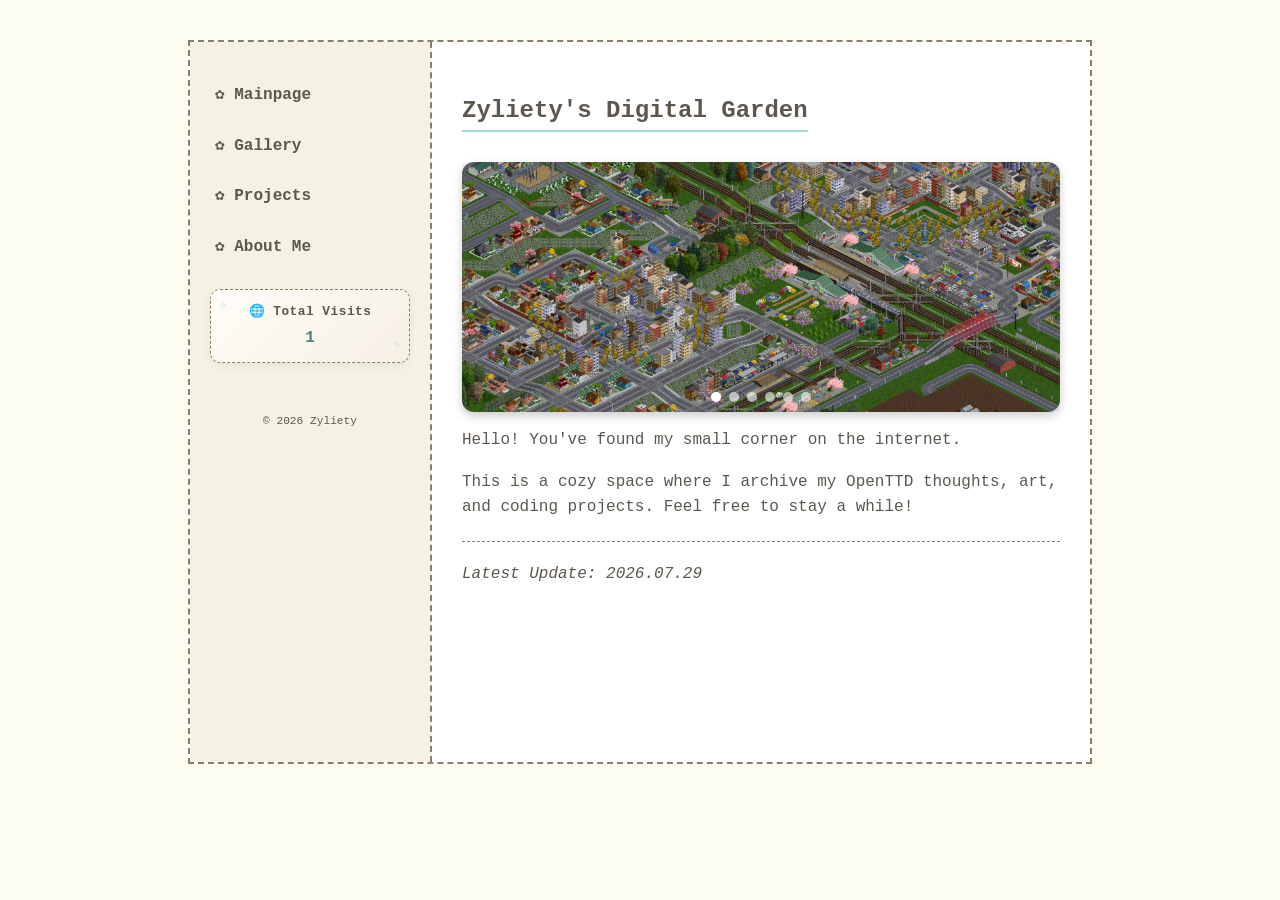
<file: index.html>
<!DOCTYPE html>
<html lang="en">
<head>
    <meta charset="UTF-8">
    <meta name="viewport" content="width=device-width, initial-scale=1.0">
    <title>Zyliety's Digital Garden</title>
    <link rel="stylesheet" href="style.css">
</head>
<body>
    <div class="container">
        <!-- Sidebar Navigation -->
        <aside>
            <nav>
                <ul>
                    <li><a href="index.html">✿ Mainpage</a></li>
                    <li><a href="gallery.html">✿ Gallery</a></li>
                    <li><a href="projects.html">✿ Projects</a></li>
                    <li><a href="about.html">✿ About Me</a></li>
                </ul>
            </nav>
            <div class="visitor-counter" aria-live="polite">
                <span class="visitor-counter__label">🌐 Total Visits</span>
                <strong id="visitCount">Loading…</strong>
            </div>
            <div style="margin-top: 50px; font-size: 0.7rem; text-align: center;">
                <p>© 2026 Zyliety</p>
            </div>
        </aside>

        <!-- Main Content -->
        <main>
            <h2>Zyliety's Digital Garden</h2>
            <div class="img-box">
                <div class="carousel" aria-label="Image carousel"></div>
            </div>
            <p>Hello! You've found my small corner on the internet.</p>
            <script>
                const imagePaths = [
                    "image/main_page/Campbell%20%26%20Co.,%202034-04-18.webp",
                    "image/main_page/Campbell%20%26%20Co.,%202280-12-03.webp",
                    "image/main_page/Campbell%20%26%20Co.,%202467-08-03.webp",
                    "image/main_page/O'Donnell%20%26%20Co.,%2018-02-2045.webp",
                    "image/main_page/O'Donnell%20%26%20Co.,%2019-04-2077.webp",
                    "image/main_page/Quigley%20%26%20Co.,%2008-02-2212.webp"
                ];

                const carousel = document.querySelector('.carousel');
                const indicators = document.createElement('div');
                indicators.className = 'indicators';
                carousel.appendChild(indicators);

                let currentIndex = 0;
                let timer = null;

                function createSlide(src, index) {
                    const img = document.createElement('img');
                    img.src = src;
                    img.alt = `Carousel image ${index + 1}`;
                    if (index === 0) {
                        img.classList.add('active');
                    }
                    carousel.appendChild(img);

                    const dot = document.createElement('button');
                    dot.className = 'indicator' + (index === 0 ? ' active' : '');
                    dot.type = 'button';
                    dot.setAttribute('aria-label', `Show image ${index + 1}`);
                    dot.addEventListener('click', () => goToSlide(index));
                    indicators.appendChild(dot);
                }

                function goToSlide(index) {
                    const slides = carousel.querySelectorAll('img');
                    const dots = indicators.querySelectorAll('.indicator');
                    slides[currentIndex].classList.remove('active');
                    dots[currentIndex].classList.remove('active');
                    currentIndex = index;
                    slides[currentIndex].classList.add('active');
                    dots[currentIndex].classList.add('active');
                    resetTimer();
                }

                function nextSlide() {
                    const nextIndex = (currentIndex + 1) % imagePaths.length;
                    goToSlide(nextIndex);
                }

                function resetTimer() {
                    clearInterval(timer);
                    timer = setInterval(nextSlide, 10000);
                }

                imagePaths.forEach((path, index) => createSlide(path, index));
                resetTimer();
            </script>
            <script>
                const visitCountElement = document.getElementById('visitCount');
                const storageKey = 'zyliety-github-io-local-visit-count';

                function updateVisitorCounter() {
                    const storedValue = localStorage.getItem(storageKey);
                    const previousCount = storedValue !== null ? Number(storedValue) : 0;
                    const nextCount = previousCount + 1;
                    localStorage.setItem(storageKey, String(nextCount));
                    visitCountElement.textContent = nextCount.toLocaleString();
                }

                updateVisitorCounter();
            </script>
            <p>This is a cozy space where I archive my OpenTTD thoughts, art, and coding projects. Feel free to stay a while!</p>
            <hr style="border: 0; border-top: 1px dashed #8b7d6b; margin: 20px 0;">
            <p><i>Latest Update: 2026.07.29</i></p>
        </main>
    </div>
</body>
</html>
</file>
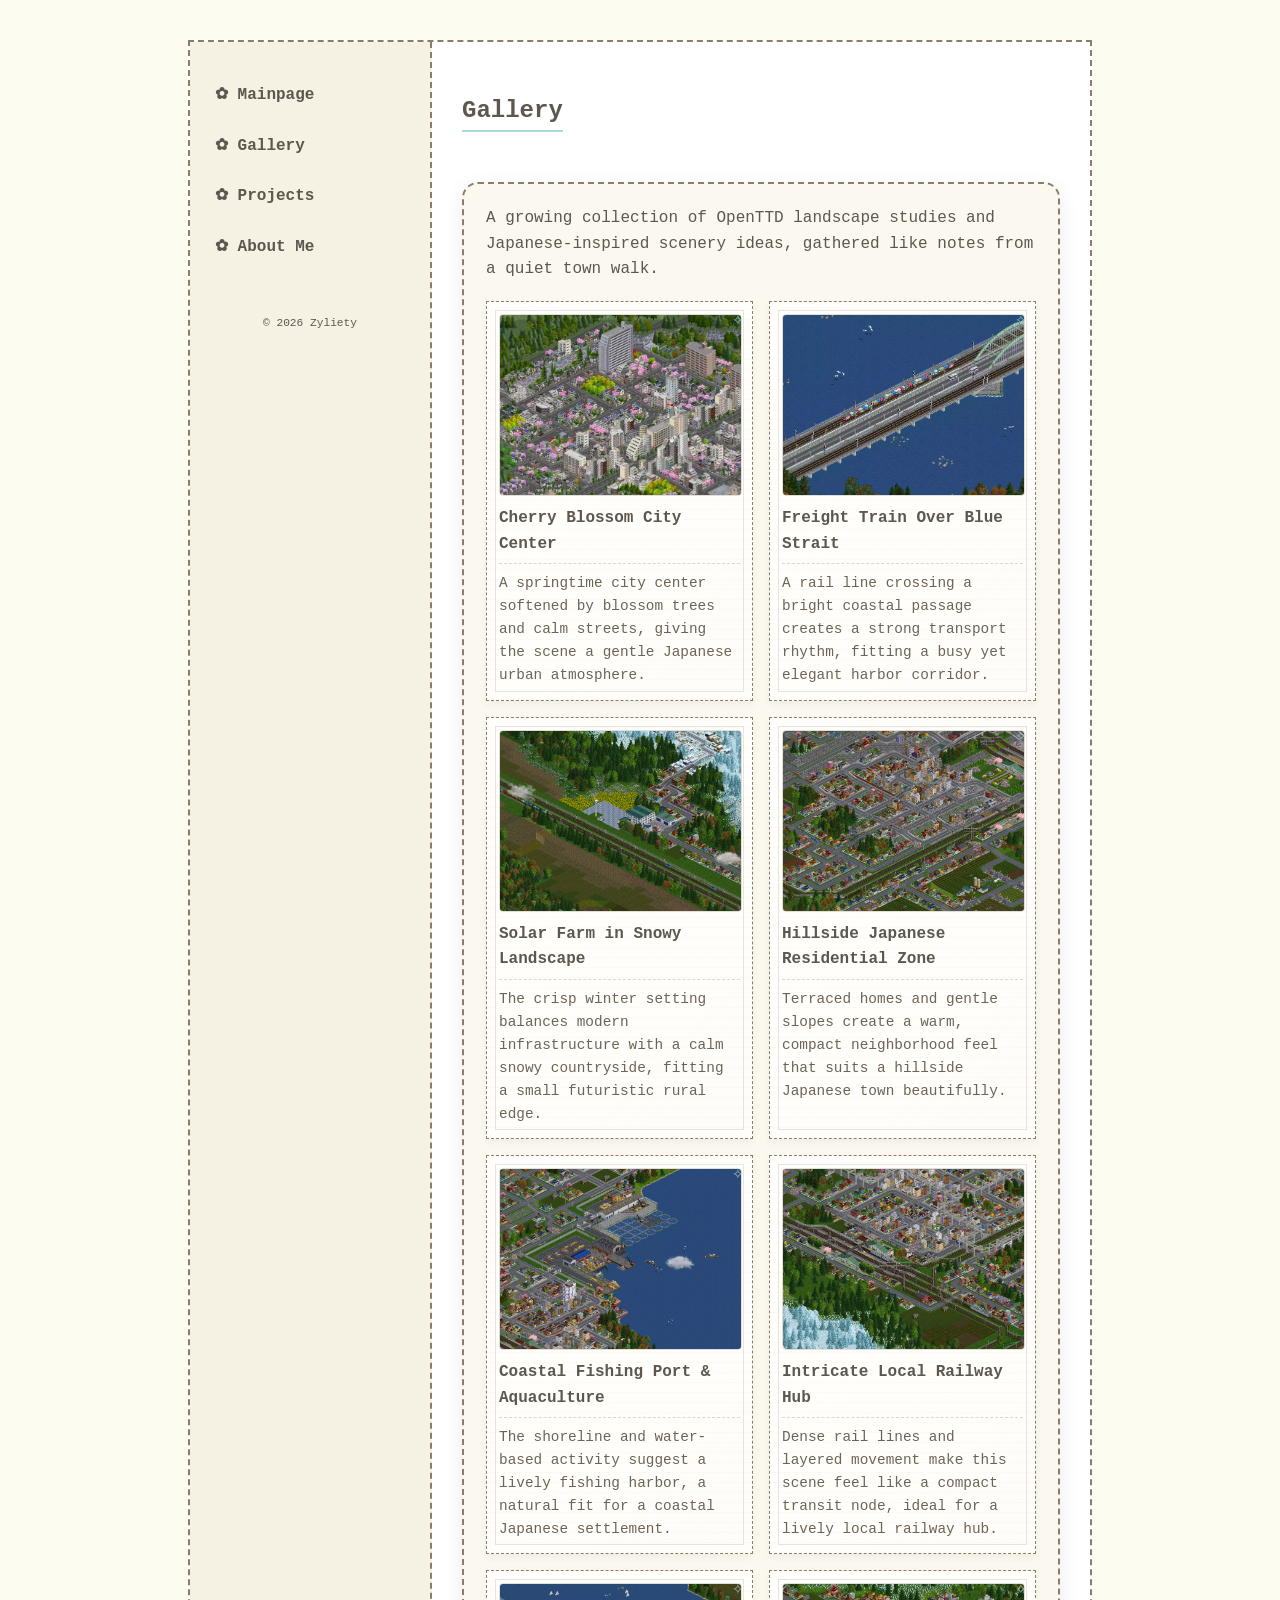
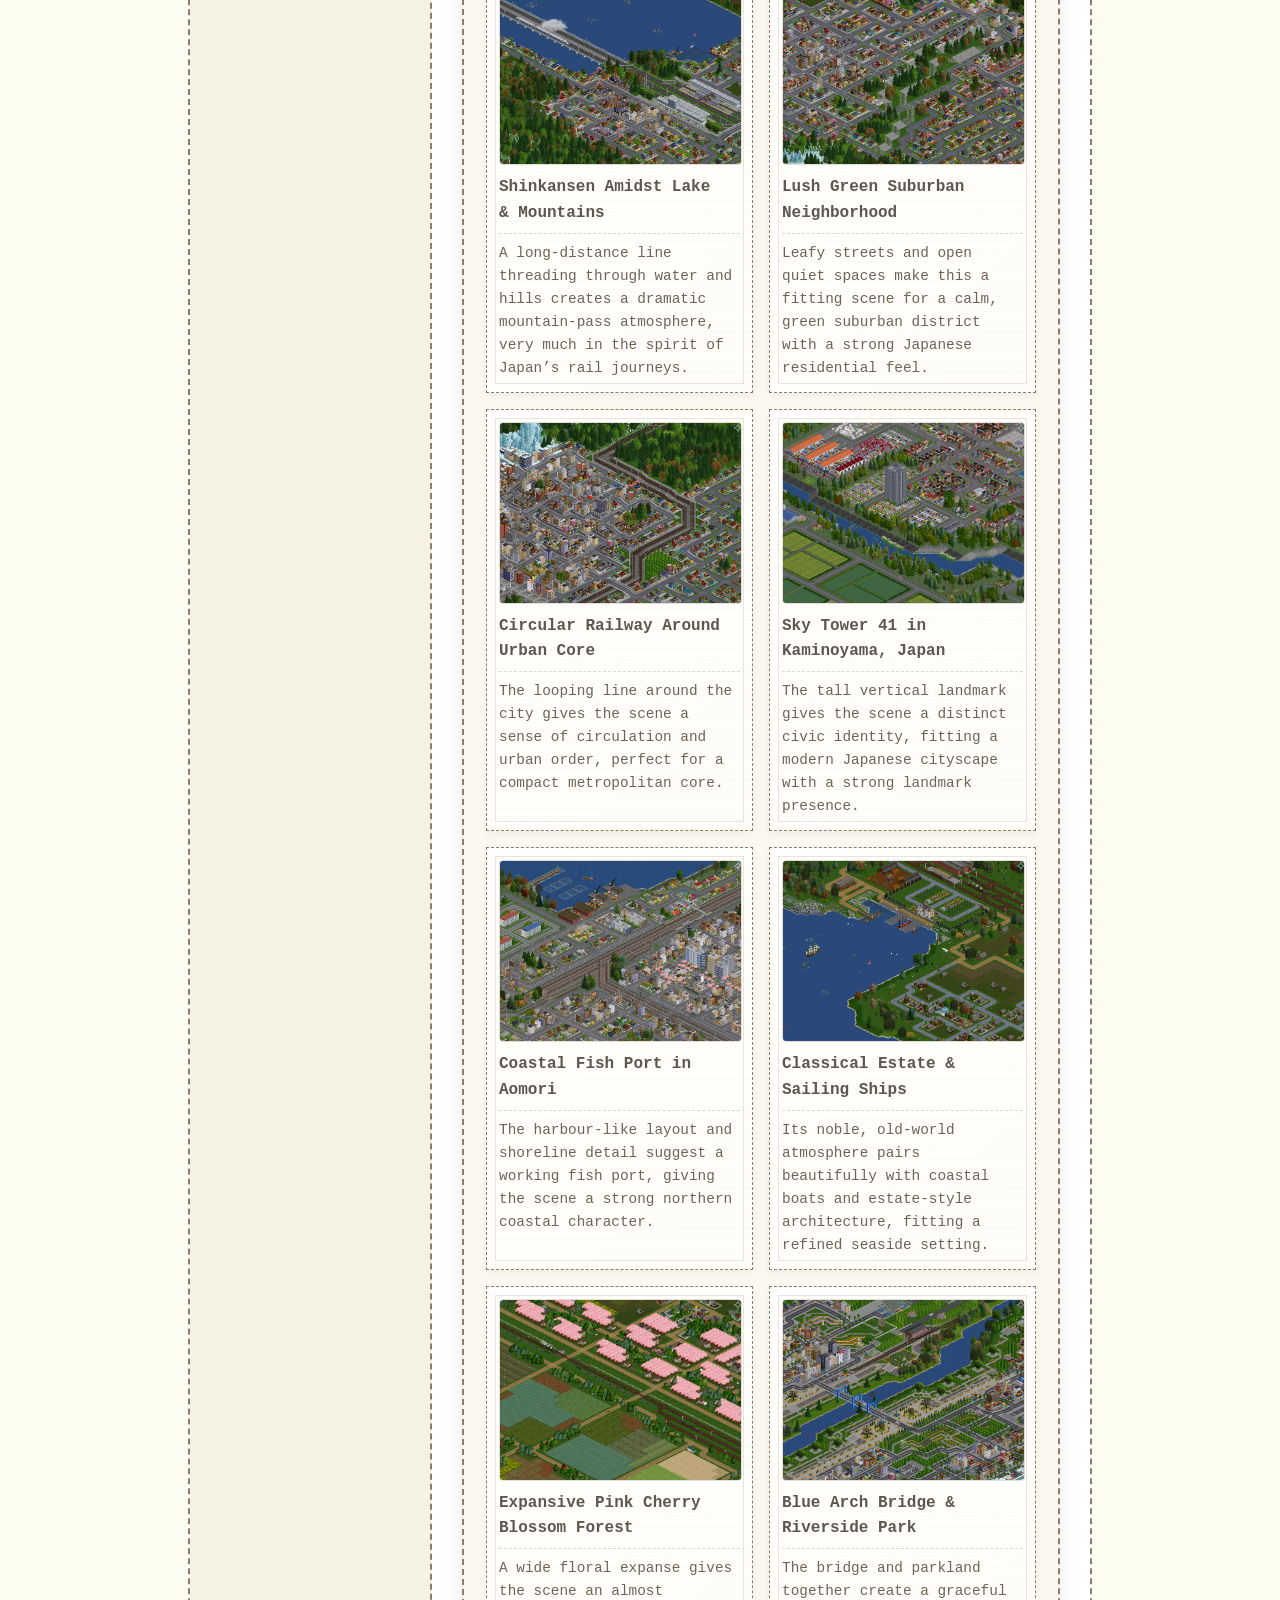
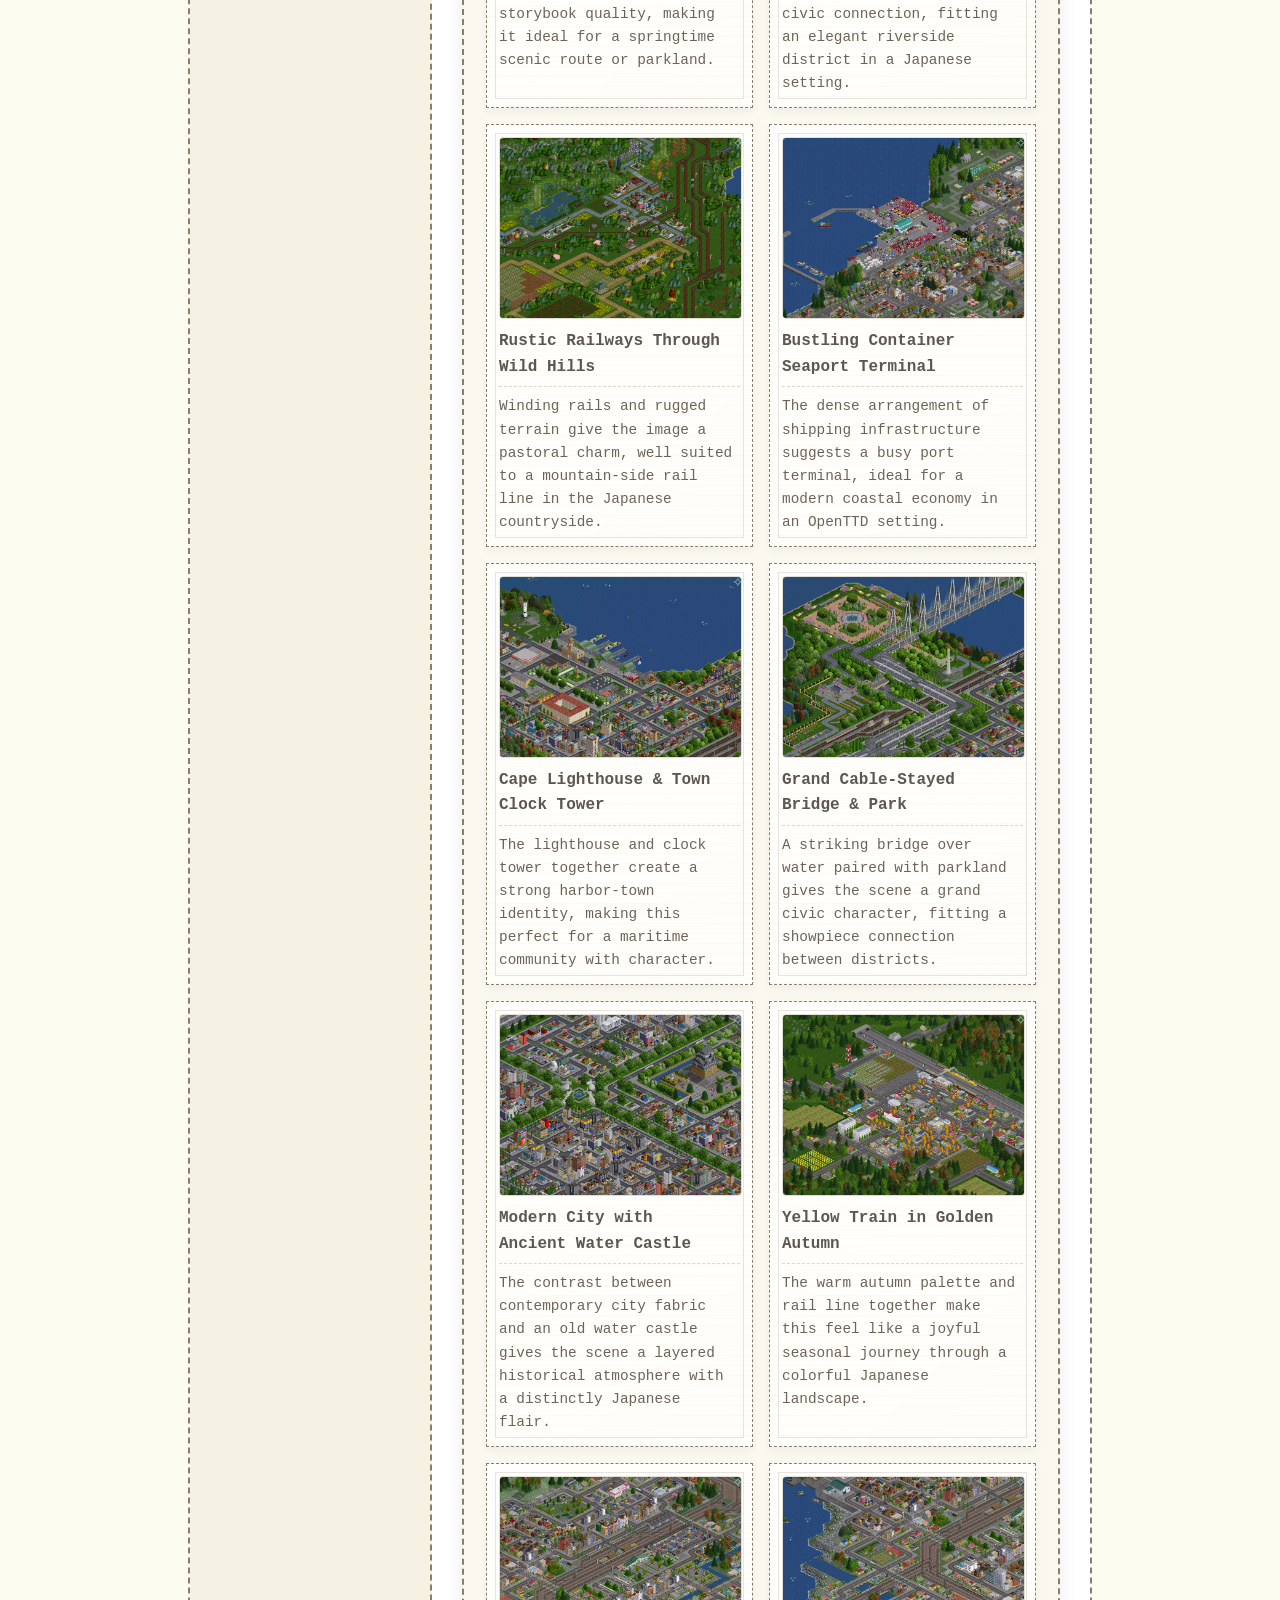
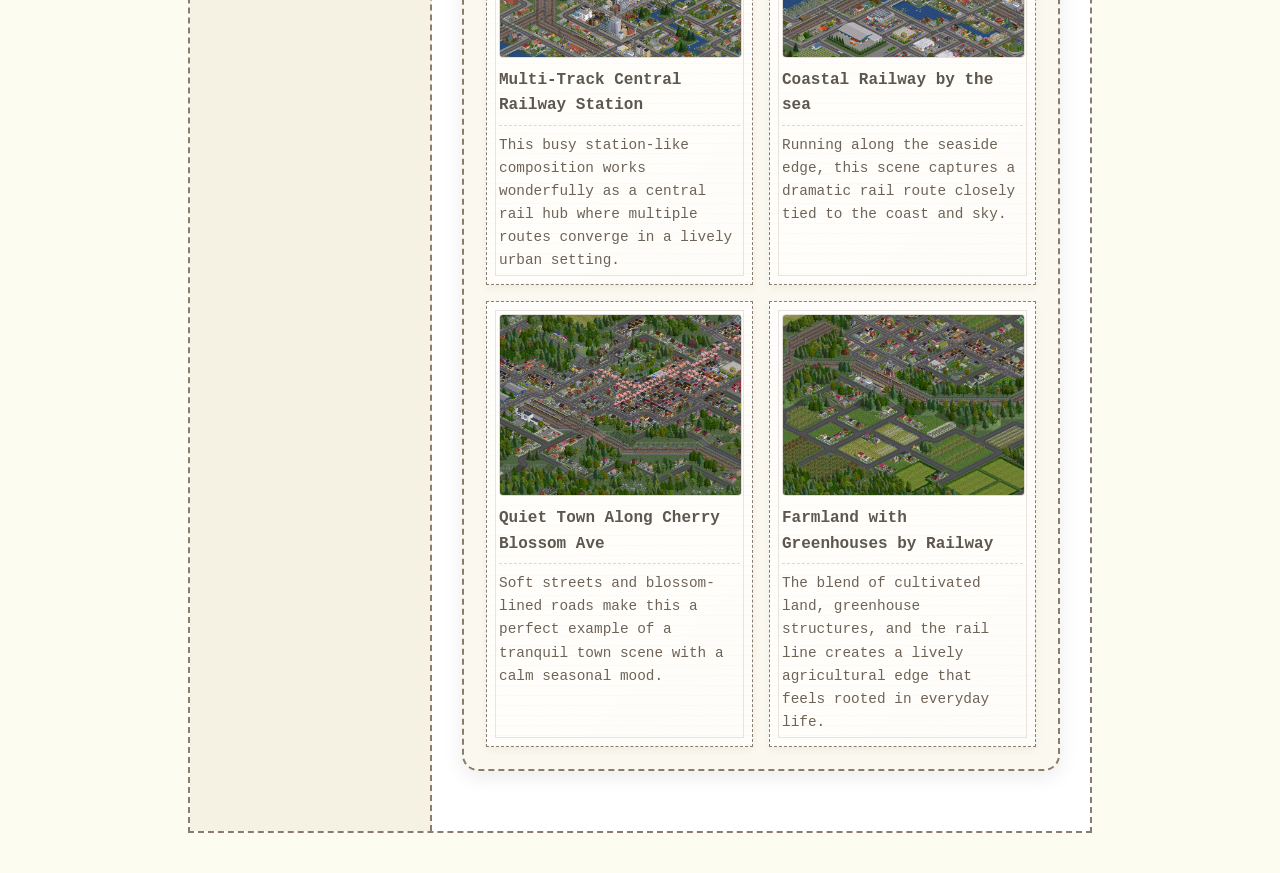
<file: gallery.html>
<!DOCTYPE html>
<html lang="en">
<head>
    <meta charset="UTF-8">
    <meta name="viewport" content="width=device-width, initial-scale=1.0">
    <title>Zyliety's Digital Garden</title>
    <link rel="stylesheet" href="style.css">
</head>
<body>
    <div class="container">
        <aside>
            <nav>
                <ul>
                    <li><a href="index.html">✿ Mainpage</a></li>
                    <li><a href="gallery.html">✿ Gallery</a></li>
                    <li><a href="projects.html">✿ Projects</a></li>
                    <li><a href="about.html">✿ About Me</a></li>
                </ul>
            </nav>
            <div style="margin-top: 50px; font-size: 0.7rem; text-align: center;">
                <p>© 2026 Zyliety</p>
            </div>
        </aside>

        <main>
            <h2>Gallery</h2>
            <div class="window">
                <div class="window-body">
                    <p class="intro">A growing collection of OpenTTD landscape studies and Japanese-inspired scenery ideas, gathered like notes from a quiet town walk.</p>

                    <div class="gallery-grid">
                        <article class="gallery-card">
                            <img src="image/Gallery/2026-07-04%20135506.webp" alt="A small roadside scene with soft evening tones">
                            <h3>Cherry Blossom City Center</h3>
                            <p>A springtime city center softened by blossom trees and calm streets, giving the scene a gentle Japanese urban atmosphere.</p>
                        </article>
                        <article class="gallery-card">
                            <img src="image/Gallery/Campbell%20%26%20Co.,%202074-03-12.webp" alt="A compact urban street scene">
                            <h3>Freight Train Over Blue Strait</h3>
                            <p>A rail line crossing a bright coastal passage creates a strong transport rhythm, fitting a busy yet elegant harbor corridor.</p>
                        </article>
                        <article class="gallery-card">
                            <img src="image/Gallery/Campbell%20%26%20Co.,%202115-06-15%231.webp" alt="A small building block with a traditional atmosphere">
                            <h3>Solar Farm in Snowy Landscape</h3>
                            <p>The crisp winter setting balances modern infrastructure with a calm snowy countryside, fitting a small futuristic rural edge.</p>
                        </article>
                        <article class="gallery-card">
                            <img src="image/Gallery/Campbell%20%26%20Co.,%202175-01-02%233.webp" alt="A festive district scene with layered rooftops">
                            <h3>Hillside Japanese Residential Zone</h3>
                            <p>Terraced homes and gentle slopes create a warm, compact neighborhood feel that suits a hillside Japanese town beautifully.</p>
                        </article>
                        <article class="gallery-card">
                            <img src="image/Gallery/Campbell%20%26%20Co.,%202205-02-18%231.webp" alt="A station-yard scene by the river with soft greenery">
                            <h3>Coastal Fishing Port & Aquaculture</h3>
                            <p>The shoreline and water-based activity suggest a lively fishing harbor, a natural fit for a coastal Japanese settlement.</p>
                        </article>
                        <article class="gallery-card">
                            <img src="image/Gallery/Campbell%20%26%20Co.,%202205-02-18%234.webp" alt="A misty garden approach with simple buildings">
                            <h3>Intricate Local Railway Hub</h3>
                            <p>Dense rail lines and layered movement make this scene feel like a compact transit node, ideal for a lively local railway hub.</p>
                        </article>
                        <article class="gallery-card">
                            <img src="image/Gallery/Campbell%20%26%20Co.,%202415-10-01.webp" alt="A scenic town view with a riverbank">
                            <h3>Shinkansen Amidst Lake & Mountains</h3>
                            <p>A long-distance line threading through water and hills creates a dramatic mountain-pass atmosphere, very much in the spirit of Japan’s rail journeys.</p>
                        </article>
                        <article class="gallery-card">
                            <img src="image/Gallery/Campbell%20%26%20Co.,%202416-10-09.webp" alt="A mixed landscape with roads and trees">
                            <h3>Lush Green Suburban Neighborhood</h3>
                            <p>Leafy streets and open quiet spaces make this a fitting scene for a calm, green suburban district with a strong Japanese residential feel.</p>
                        </article>
                        <article class="gallery-card">
                            <img src="image/Gallery/Campbell%20%26%20Co.,%202765-06-21.webp" alt="A broad industrial or transport landscape">
                            <h3>Circular Railway Around Urban Core</h3>
                            <p>The looping line around the city gives the scene a sense of circulation and urban order, perfect for a compact metropolitan core.</p>
                        </article>
                        <article class="gallery-card">
                            <img src="image/Gallery/Gordon%20%26%20Co.,%202026-04-21.webp" alt="A tree-lined town edge with a path">
                            <h3>Sky Tower 41 in Kaminoyama, Japan</h3>
                            <p>The tall vertical landmark gives the scene a distinct civic identity, fitting a modern Japanese cityscape with a strong landmark presence.</p>
                        </article>
                        <article class="gallery-card">
                            <img src="image/Gallery/Gordon%20%26%20Co.webp" alt="A broad green landscape with a simple architecture pattern">
                            <h3>Coastal Fish Port in Aomori</h3>
                            <p>The harbour-like layout and shoreline detail suggest a working fish port, giving the scene a strong northern coastal character.</p>
                        </article>
                        <article class="gallery-card">
                            <img src="image/Gallery/Hamilton%20%26%20Co.,%201900-10-26.webp" alt="An old-style street scene">
                            <h3>Classical Estate & Sailing Ships</h3>
                            <p>Its noble, old-world atmosphere pairs beautifully with coastal boats and estate-style architecture, fitting a refined seaside setting.</p>
                        </article>
                        <article class="gallery-card">
                            <img src="image/Gallery/Hamilton%20%26%20Co.,%201901-03-27.webp" alt="A scene with temple-like architecture">
                            <h3>Expansive Pink Cherry Blossom Forest</h3>
                            <p>A wide floral expanse gives the scene an almost storybook quality, making it ideal for a springtime scenic route or parkland.</p>
                        </article>
                        <article class="gallery-card">
                            <img src="image/Gallery/O'Donnell & Co., 07-12-2097.webp" alt="A calm town with a strong horizon line">
                            <h3>Blue Arch Bridge & Riverside Park</h3>
                            <p>The bridge and parkland together create a graceful civic connection, fitting an elegant riverside district in a Japanese setting.</p>
                        </article>
                        <article class="gallery-card">
                            <img src="image/Gallery/Hamilton%20%26%20Co.,%201922-03-29.webp" alt="A dense urban block with varied roofs">
                            <h3>Rustic Railways Through Wild Hills</h3>
                            <p>Winding rails and rugged terrain give the image a pastoral charm, well suited to a mountain-side rail line in the Japanese countryside.</p>
                        </article>
                        <article class="gallery-card">
                            <img src="image/Gallery/Murphy%20%26%20Co.,%202029-06-06%231.webp" alt="A landscape with a strong water or river feature">
                            <h3>Bustling Container Seaport Terminal</h3>
                            <p>The dense arrangement of shipping infrastructure suggests a busy port terminal, ideal for a modern coastal economy in an OpenTTD setting.</p>
                        </article>
                        <article class="gallery-card">
                            <img src="image/Gallery/Quigley%20%26%20Co.,%2005-04-2126%232.webp" alt="A shrine-like or ceremonial structure">
                            <h3>Cape Lighthouse & Town Clock Tower</h3>
                            <p>The lighthouse and clock tower together create a strong harbor-town identity, making this perfect for a maritime community with character.</p>
                        </article>
                        <article class="gallery-card">
                            <img src="image/Gallery/Quigley%20%26%20Co.,%2017-07-2092.webp" alt="A layered garden view with structures and trees">
                            <h3>Grand Cable-Stayed Bridge & Park</h3>
                            <p>A striking bridge over water paired with parkland gives the scene a grand civic character, fitting a showpiece connection between districts.</p>
                        </article>
                        <article class="gallery-card">
                            <img src="image/Gallery/Quigley%20%26%20Co.,%2022-12-2070%231.webp" alt="A scenic road passing through a mixed area">
                            <h3>Modern City with Ancient Water Castle</h3>
                            <p>The contrast between contemporary city fabric and an old water castle gives the scene a layered historical atmosphere with a distinctly Japanese flair.</p>
                        </article>
                        <article class="gallery-card">
                            <img src="image/Gallery/Quigley%20%26%20Co.,%2026-11-2028.webp" alt="A more formal plaza or town square scene">
                            <h3>Yellow Train in Golden Autumn</h3>
                            <p>The warm autumn palette and rail line together make this feel like a joyful seasonal journey through a colorful Japanese landscape.</p>
                        </article>
                        <article class="gallery-card">
                            <img src="image/Gallery/Sharkey%20%26%20Co.,%2025-05-2001%231.webp" alt="A park-like scene with open space">
                            <h3>Multi-Track Central Railway Station</h3>
                            <p>This busy station-like composition works wonderfully as a central rail hub where multiple routes converge in a lively urban setting.</p>
                        </article>
                        <article class="gallery-card">
                            <img src="image/Gallery/Sharkey%20%26%20Co.,%2025-05-2001%232.webp" alt="A scenic passage with a strong natural frame">
                            <h3>Coastal Railway by the sea</h3>
                            <p>Running along the seaside edge, this scene captures a dramatic rail route closely tied to the coast and sky.</p>
                        </article>
                        <article class="gallery-card">
                            <img src="image/Gallery/Thomson%20%26%20Co.,%202018-03-29.webp" alt="A small town edge with a simple approach">
                            <h3>Quiet Town Along Cherry Blossom Ave</h3>
                            <p>Soft streets and blossom-lined roads make this a perfect example of a tranquil town scene with a calm seasonal mood.</p>
                        </article>
                        <article class="gallery-card">
                            <img src="image/Gallery/Thomson%20%26%20Co.,%202020-04-15.webp" alt="An atmospheric scene with buildings and greenery">
                            <h3>Farmland with Greenhouses by Railway</h3>
                            <p>The blend of cultivated land, greenhouse structures, and the rail line creates a lively agricultural edge that feels rooted in everyday life.</p>
                        </article>
                    </div>
                </div>
            </div>
        </main>
    </div>
</body>
</html>
</file>
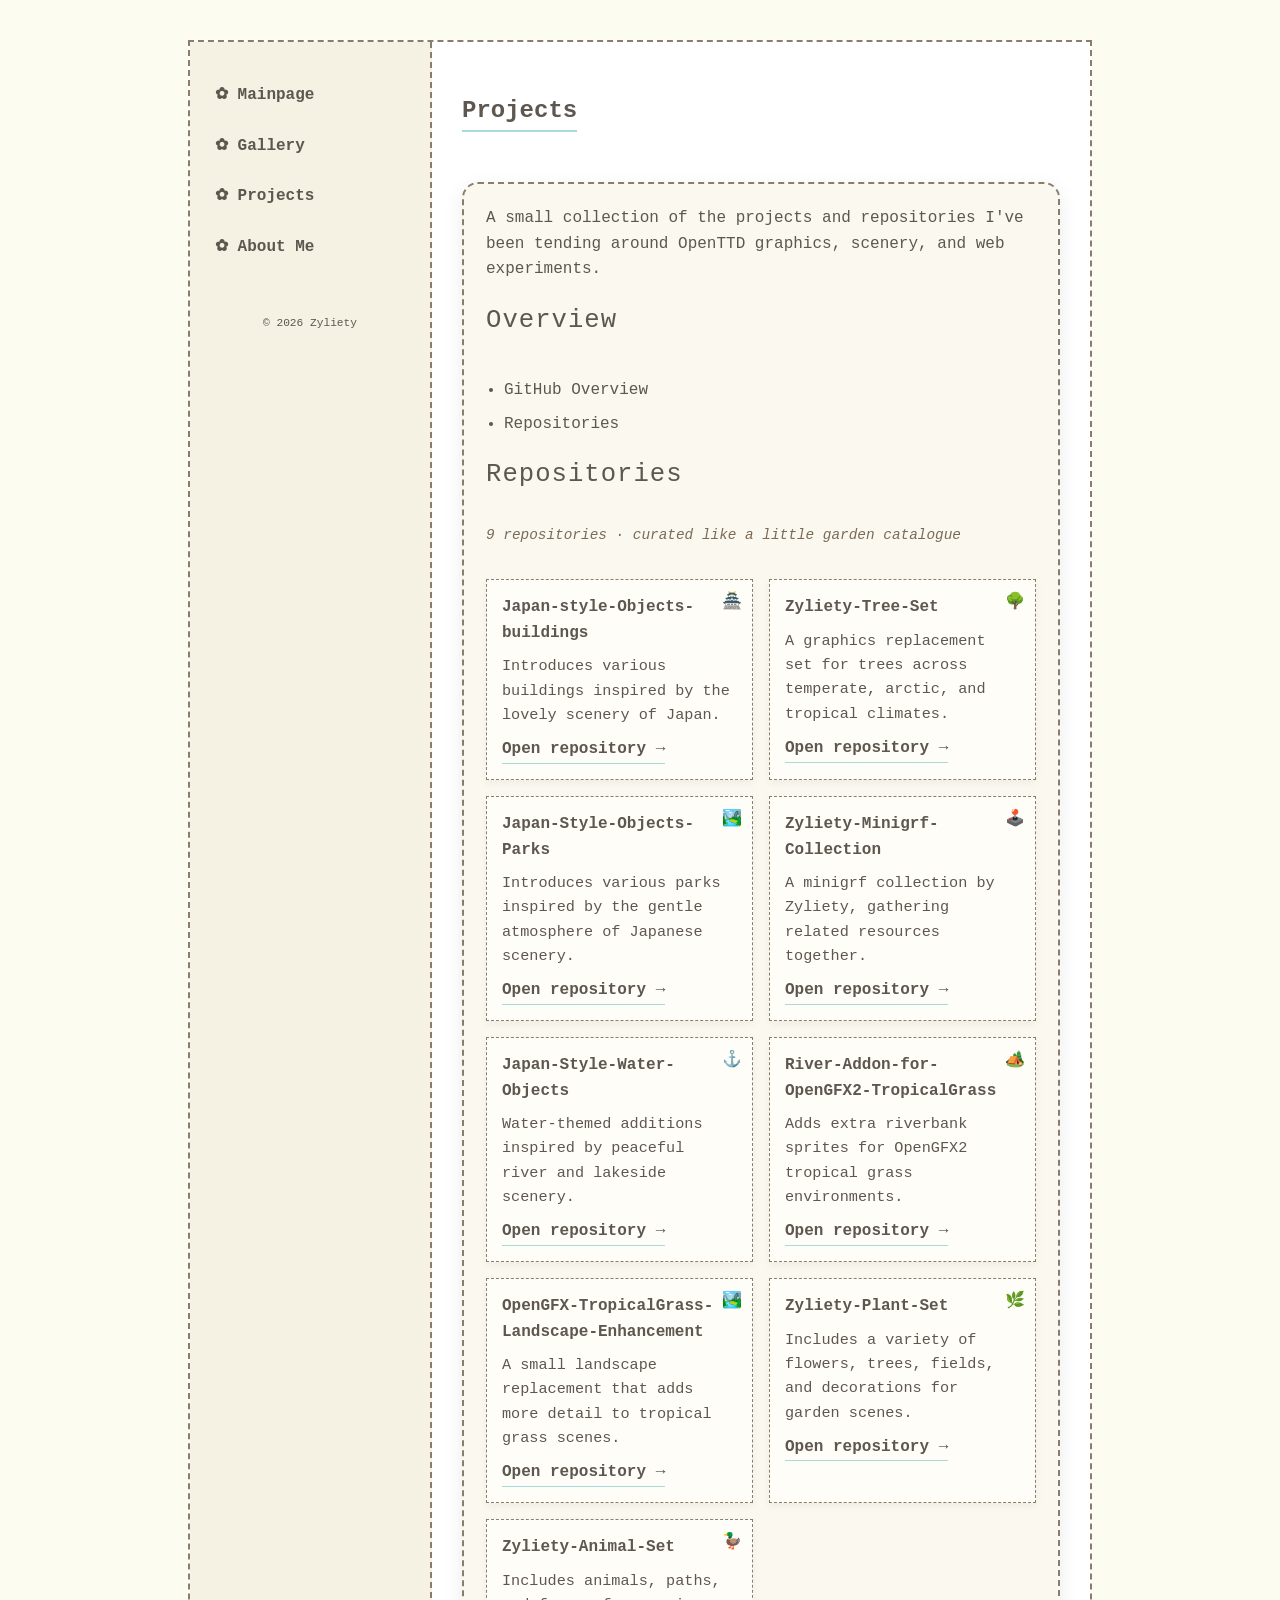
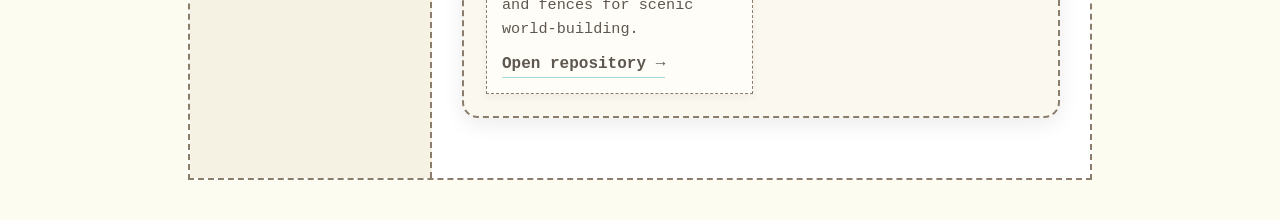
<file: projects.html>
<!DOCTYPE html>
<html lang="en">
<head>
    <meta charset="UTF-8">
    <meta name="viewport" content="width=device-width, initial-scale=1.0">
    <title>Zyliety's Digital Garden</title>
    <link rel="stylesheet" href="style.css">
</head>
<body>
    <div class="container">
        <aside>
            <nav>
                <ul>
                    <li><a href="index.html">✿ Mainpage</a></li>
                    <li><a href="gallery.html">✿ Gallery</a></li>
                    <li><a href="projects.html">✿ Projects</a></li>
                    <li><a href="about.html">✿ About Me</a></li>
                </ul>
            </nav>
            <div style="margin-top: 50px; font-size: 0.7rem; text-align: center;">
                <p>© 2026 Zyliety</p>
            </div>
        </aside>

        <main>
            <h2>Projects</h2>
            <div class="window">
                <div class="window-body">
                    <p class="intro">A small collection of the projects and repositories I've been tending around OpenTTD graphics, scenery, and web experiments.</p>

                    <div class="section-heading">Overview</div>
                    <ul class="link-list">
                        <li><a href="https://github.com/zyliety" target="_blank" rel="noopener noreferrer">GitHub Overview</a></li>
                        <li><a href="https://github.com/zyliety?tab=repositories" target="_blank" rel="noopener noreferrer">Repositories</a></li>
                    </ul>

                    <div class="section-heading">Repositories</div>
                    <div class="repo-count">9 repositories · curated like a little garden catalogue</div>
                    <div class="project-grid">
                        <article class="project-card">
                            <div class="card-mark">🏯</div>
                            <h3>Japan-style-Objects-buildings</h3>
                            <p>Introduces various buildings inspired by the lovely scenery of Japan.</p>
                            <a class="repo-link" href="https://github.com/zyliety/Japan-style-Objects-buildings" target="_blank" rel="noopener noreferrer">Open repository →</a>
                        </article>
                        <article class="project-card">
                            <div class="card-mark">🌳</div>
                            <h3>Zyliety-Tree-Set</h3>
                            <p>A graphics replacement set for trees across temperate, arctic, and tropical climates.</p>
                            <a class="repo-link" href="https://github.com/zyliety/Zyliety-Tree-Set" target="_blank" rel="noopener noreferrer">Open repository →</a>
                        </article>
                        <article class="project-card">
                            <div class="card-mark">🏞️</div>
                            <h3>Japan-Style-Objects-Parks</h3>
                            <p>Introduces various parks inspired by the gentle atmosphere of Japanese scenery.</p>
                            <a class="repo-link" href="https://github.com/zyliety/Japan-Style-Objects-Parks" target="_blank" rel="noopener noreferrer">Open repository →</a>
                        </article>
                        <article class="project-card">
                            <div class="card-mark">🕹️</div>
                            <h3>Zyliety-Minigrf-Collection</h3>
                            <p>A minigrf collection by Zyliety, gathering related resources together.</p>
                            <a class="repo-link" href="https://github.com/zyliety/Zyliety-Minigrf-Collection" target="_blank" rel="noopener noreferrer">Open repository →</a>
                        </article>
                        <article class="project-card">
                            <div class="card-mark">⚓</div>
                            <h3>Japan-Style-Water-Objects</h3>
                            <p>Water-themed additions inspired by peaceful river and lakeside scenery.</p>
                            <a class="repo-link" href="https://github.com/zyliety/Japan-Style-Water-Objects" target="_blank" rel="noopener noreferrer">Open repository →</a>
                        </article>
                        <article class="project-card">
                            <div class="card-mark">🏕️</div>
                            <h3>River-Addon-for-OpenGFX2-TropicalGrass</h3>
                            <p>Adds extra riverbank sprites for OpenGFX2 tropical grass environments.</p>
                            <a class="repo-link" href="https://github.com/zyliety/River-Addon-for-OpenGFX2-TropicalGrass" target="_blank" rel="noopener noreferrer">Open repository →</a>
                        </article>
                        <article class="project-card">
                            <div class="card-mark">🏞️</div>
                            <h3>OpenGFX-TropicalGrass-Landscape-Enhancement</h3>
                            <p>A small landscape replacement that adds more detail to tropical grass scenes.</p>
                            <a class="repo-link" href="https://github.com/zyliety/OpenGFX-TropicalGrass---Landscape-Enhancement" target="_blank" rel="noopener noreferrer">Open repository →</a>
                        </article>
                        <article class="project-card">
                            <div class="card-mark">🌿</div>
                            <h3>Zyliety-Plant-Set</h3>
                            <p>Includes a variety of flowers, trees, fields, and decorations for garden scenes.</p>
                            <a class="repo-link" href="https://github.com/zyliety/Zyliety_Plant_Set" target="_blank" rel="noopener noreferrer">Open repository →</a>
                        </article>
                        <article class="project-card">
                            <div class="card-mark">🦆</div>
                            <h3>Zyliety-Animal-Set</h3>
                            <p>Includes animals, paths, and fences for scenic world-building.</p>
                            <a class="repo-link" href="https://github.com/zyliety/Zyliety_Animal_Set" target="_blank" rel="noopener noreferrer">Open repository →</a>
                        </article>
                    </div>
                </div>
            </div>
        </main>
    </div>
</body>
</html>
</file>
<file: style.css>
/* --- Retro Cozy Digital Garden Style --- */
:root {
    --bg-color: #fdfcf0;    /* Creamy beige background */
    --text-color: #5d574f;  /* Deep coffee-brown text */
    --accent-color: #a8dadc; /* Soft blue accent */
    --border-color: #8b7d6b; /* Border color */
    --sidebar-bg: #f5f1e3;   /* Sidebar background */
}

body {
    background-color: var(--bg-color);
    color: var(--text-color);
    font-family: "Courier New", Courier, monospace; /* Typewriter-style font */
    margin: 0;
    padding: 0;
    line-height: 1.6;
}

/* Main layout container */
.container {
    display: flex;
    max-width: 900px;
    margin: 40px auto;
    border: 2px dashed var(--border-color); /* 虚线边框 */
    background: white;
    min-height: 80vh;
}

/* Sidebar navigation */
aside {
    width: 200px;
    border-right: 2px dashed var(--border-color);
    background-color: var(--sidebar-bg);
    padding: 20px;
}

aside h1 {
    font-size: 1.2rem;
    text-align: center;
    border-bottom: 1px solid var(--border-color);
    padding-bottom: 10px;
}

nav ul {
    list-style: none;
    padding: 0;
}

nav ul li {
    margin: 15px 0;
}

nav ul li a {
    text-decoration: none;
    color: var(--text-color);
    font-weight: bold;
    display: block;
    padding: 5px;
}

nav ul li a:hover {
    background-color: var(--accent-color);
    color: white;
}

.visitor-counter {
    margin: 24px 0 0;
    padding: 12px 14px;
    border: 1px dashed var(--border-color);
    background: linear-gradient(135deg, #fffdf8 0%, #f6efe4 100%);
    box-shadow: 0 3px 8px rgba(0,0,0,0.06);
    text-align: center;
    font-size: 0.8rem;
    color: var(--text-color);
    line-height: 1.5;
    border-radius: 10px;
    position: relative;
    overflow: hidden;
}

.visitor-counter::before {
    content: "✧";
    position: absolute;
    top: 6px;
    left: 8px;
    color: var(--accent-color);
    font-size: 0.85rem;
    opacity: 0.8;
}

.visitor-counter::after {
    content: "✧";
    position: absolute;
    bottom: 6px;
    right: 8px;
    color: var(--accent-color);
    font-size: 0.85rem;
    opacity: 0.8;
}

.visitor-counter__label {
    display: block;
    margin-bottom: 4px;
    letter-spacing: 0.04em;
    font-weight: bold;
}

.visitor-counter strong {
    font-size: 1rem;
    color: #4d7f81;
}

/* Main content area */
main {
    flex: 1;
    padding: 30px;
    overflow-y: auto;
}

h2 {
    border-bottom: 2px solid var(--accent-color);
    display: inline-block;
    margin-bottom: 20px;
}

/* Image placeholder */
.img-box {
    border: 0px solid var(--border-color);
    background: #fafafa;
    margin: 10px 0;
    display: flex;
    align-items: center;
    justify-content: center;
    color: #999;
    font-style: italic;
    width: 100%;
}

/* Gallery grid */
.gallery-grid {
    display: grid;
    grid-template-columns: repeat(2, minmax(0, 1fr));
    gap: 16px;
}

.gallery-card {
    border: 1px dashed var(--border-color);
    padding: 12px;
    background: #fffdf8;
    box-shadow: 0 3px 8px rgba(0,0,0,0.05);
    position: relative;
    transition: transform 0.2s ease, box-shadow 0.2s ease;
    background-image:
        linear-gradient(135deg, rgba(255,255,255,0.55), rgba(255,255,255,0.15)),
        repeating-linear-gradient(0deg, rgba(139,125,107,0.04) 0 1px, transparent 1px 10px);
}

.gallery-card:hover {
    transform: translateY(-2px);
    box-shadow: 0 6px 12px rgba(0,0,0,0.08);
}

.gallery-card::before {
    content: "✧";
    position: absolute;
    top: 8px;
    right: 8px;
    color: var(--accent-color);
    font-size: 0.9rem;
    opacity: 0.8;
}

.gallery-card::after {
    content: "";
    position: absolute;
    inset: 8px;
    border: 1px solid rgba(139, 125, 107, 0.2);
    pointer-events: none;
}

.gallery-card img {
    display: block;
    width: 100%;
    height: 180px;
    object-fit: cover;
    margin-bottom: 10px;
    border: 1px solid rgba(139, 125, 107, 0.25);
    border-radius: 4px;
    box-shadow: inset 0 0 0 4px rgba(255,255,255,0.7);
}

.gallery-card h3 {
    margin: 0 0 6px;
    font-size: 1rem;
    color: var(--text-color);
    padding-right: 18px;
}

.gallery-card p {
    margin: 0;
    font-size: 0.9rem;
    color: #6e6357;
    border-top: 1px dashed rgba(139, 125, 107, 0.3);
    padding-top: 8px;
}

.album-toolbar {
    margin: -4px 0 12px;
    padding: 8px 10px;
    border: 1px dashed var(--border-color);
    display: inline-block;
    background: rgba(255,255,255,0.6);
    font-size: 0.85rem;
    color: #7a6b57;
}

.gallery-card:focus {
    outline: 2px solid var(--accent-color);
    outline-offset: 2px;
}

/* Project cards */
.project-grid {
    display: grid;
    grid-template-columns: repeat(2, minmax(0, 1fr));
    gap: 16px;
}

.project-card {
    border: 1px dashed var(--border-color);
    padding: 15px;
    background: #fffdf8;
    position: relative;
    box-shadow: 0 3px 8px rgba(0,0,0,0.05);
}

.card-mark {
    position: absolute;
    top: 10px;
    right: 10px;
    color: var(--accent-color);
    font-size: 1rem;
}

.repo-count {
    margin: -8px 0 14px;
    font-size: 0.9rem;
    color: #7a6b57;
    font-style: italic;
}

.project-card h3 {
    margin-top: 0;
    margin-bottom: 8px;
    font-size: 1rem;
    color: var(--text-color);
}

.project-card p {
    margin: 0 0 10px;
    font-size: 0.95rem;
}

.repo-link {
    display: inline-block;
    color: var(--text-color);
    text-decoration: none;
    font-weight: bold;
    border-bottom: 1px solid var(--accent-color);
}

.repo-link:hover {
    color: #4d7f81;
}

/* Carousel images */
 .carousel {
      position: relative;
      width: 100%;
      max-width: 600px;
      height: 250px;
      margin: 0 auto;
      overflow: hidden;
      border-radius: 12px;
      box-shadow: 0 4px 10px rgba(0,0,0,0.2);
    }
    .carousel img {
      position: absolute;
      width: 100%;
      height: 100%;
      object-fit: cover;
      opacity: 0;
      transition: opacity 0.8s ease;
    }
    .carousel img.active {
      opacity: 1;
    }
    .indicators {
      position: absolute;
      bottom: 10px;
      left: 50%;
      transform: translateX(-50%);
      display: flex;
      gap: 8px;
      z-index: 2;
    }
    .indicator {
      width: 10px;
      height: 10px;
      background: rgba(255,255,255,0.6);
      border-radius: 50%;
      cursor: pointer;
      border: none;
      padding: 0;
      transition: background 0.3s;
    }
    .indicator.active {
      background: #fff;
    }

.window {
    max-width: 820px;
    margin: 30px auto;
    padding: 22px;
    border: 2px dashed var(--border-color);
    background: #fbf8ef;
    border-radius: 16px;
    box-shadow: 0 6px 20px rgba(0,0,0,0.08);
}

.window-body {
    display: grid;
    gap: 18px;
}

.window-body .intro {
    margin: 0;
    font-size: 1rem;
    color: var(--text-color);
}

.section-heading {
    margin: 0 0 18px;
    color: #5d574f;
    font-size: 1.6rem;
    letter-spacing: 0.04em;
}

.profile-list {
    margin: 0;
    padding: 0;
    display: grid;
    gap: 10px;
}

.profile-list div {
    display: grid;
    grid-template-columns: 100px 1fr;
    gap: 10px;
    align-items: baseline;
}

.profile-list dt {
    margin: 0;
    font-weight: bold;
    color: #5d574f;
}

.profile-list dd {
    margin: 0;
    color: var(--text-color);
    word-break: break-word;
}

.section-title {
    margin-top: 10px;
    font-weight: bold;
    color: #5d574f;
}

.link-list {
    margin: 0;
    padding: 0 0 0 18px;
    list-style: disc;
    display: grid;
    gap: 8px;
}

.link-list a {
    color: var(--text-color);
    text-decoration: none;
}

.link-list a:hover {
    text-decoration: underline;
}

.icon-row {
    display: flex;
    flex-wrap: wrap;
    justify-content: center;
    gap: 16px;
    padding-top: 10px;
}

.icon-row figure {
    margin: 0;
    text-align: center;
    font-size: 0.75rem;
    color: #7a6b57;
}

.icon-row img {
    display: block;
    width: 48px;
    height: 48px;
    object-fit: contain;
    margin: 0 auto 6px;
    border: none;
    background: transparent;
}

/* Mobile responsive layout */
@media (max-width: 700px) {
    .container { flex-direction: column; margin: 10px; }
    aside { width: auto; border-right: none; border-bottom: 2px dashed var(--border-color); }
    .window {
        margin: 20px 10px;
        padding: 18px;
    }
    .profile-list div {
        grid-template-columns: 1fr;
    }

    .project-grid {
        grid-template-columns: 1fr;
    }

    .gallery-grid {
        grid-template-columns: 1fr;
    }
}
</file>
